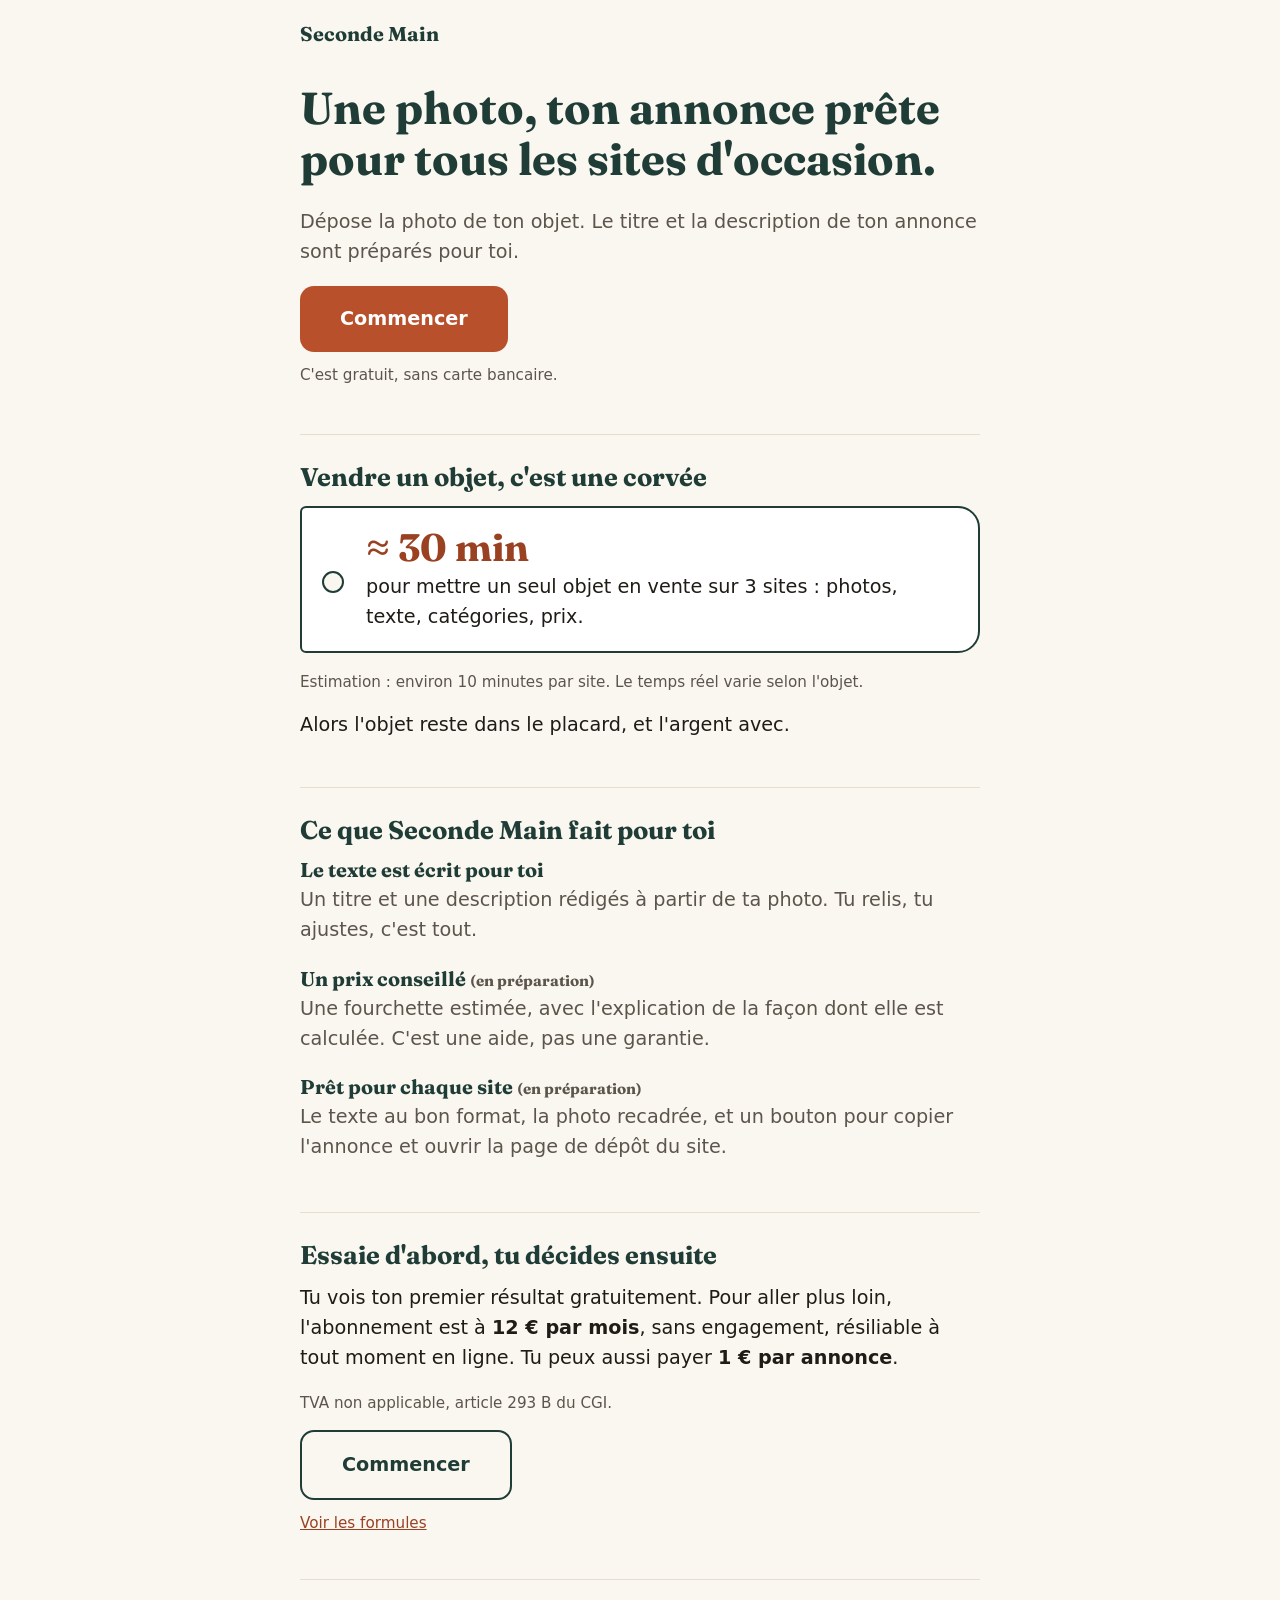
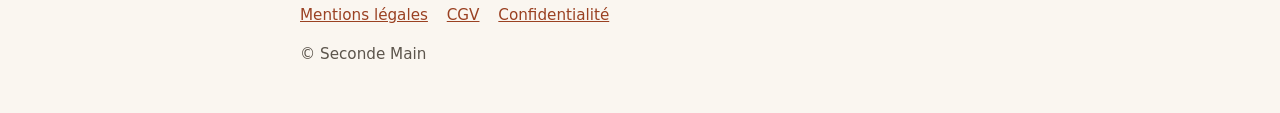
<file: index.html>
<!doctype html>
<html lang="fr">
<head>
<meta charset="utf-8">
<meta name="viewport" content="width=device-width, initial-scale=1">
<title>Seconde Main : une photo, ton annonce prête</title>
<meta name="description" content="Dépose une photo de ton objet. Le titre et la description de ton annonce sont prêts pour les sites d'occasion.">
<meta property="og:type" content="website">
<meta property="og:locale" content="fr_FR">
<meta property="og:site_name" content="Seconde Main">
<meta property="og:title" content="Seconde Main : une photo, ton annonce prête pour tous les sites d'occasion">
<meta property="og:description" content="Fini de rédiger la même annonce trois fois. Dépose une photo, on prépare le reste.">
<meta name="twitter:card" content="summary">
<link rel="preconnect" href="https://fonts.googleapis.com">
<link rel="preconnect" href="https://fonts.gstatic.com" crossorigin>
<link rel="stylesheet" href="https://fonts.googleapis.com/css2?family=Fraunces:opsz,wght@9..144,700&display=swap">
<link rel="stylesheet" href="/style.css">
</head>
<body>
<div class="wrap">
  <header class="top"><a class="marque" href="/">Seconde Main</a></header>

  <main>
    <div class="hero">
      <h1>Une photo, ton annonce prête pour tous les sites d'occasion.</h1>
      <p class="sous">Dépose la photo de ton objet. Le titre et la description de ton annonce sont préparés pour toi.</p>
      <a class="bouton" href="/questions.html">Commencer</a>
      <p class="note" style="margin-top:12px">C'est gratuit, sans carte bancaire.</p>
    </div>

    <section aria-labelledby="probleme">
      <h2 id="probleme">Vendre un objet, c'est une corvée</h2>
      <div class="etiquette">
        <span class="grand">≈ 30 min</span>
        <p>pour mettre un seul objet en vente sur 3 sites : photos, texte, catégories, prix.</p>
      </div>
      <p class="note">Estimation : environ 10 minutes par site. Le temps réel varie selon l'objet.</p>
      <p>Alors l'objet reste dans le placard, et l'argent avec.</p>
    </section>

    <section aria-labelledby="benefices">
      <h2 id="benefices">Ce que Seconde Main fait pour toi</h2>
      <ul class="benefices">
        <li>
          <h3>Le texte est écrit pour toi</h3>
          <p>Un titre et une description rédigés à partir de ta photo. Tu relis, tu ajustes, c'est tout.</p>
        </li>
        <li>
          <h3>Un prix conseillé <span class="note">(en préparation)</span></h3>
          <p>Une fourchette estimée, avec l'explication de la façon dont elle est calculée. C'est une aide, pas une garantie.</p>
        </li>
        <li>
          <h3>Prêt pour chaque site <span class="note">(en préparation)</span></h3>
          <p>Le texte au bon format, la photo recadrée, et un bouton pour copier l'annonce et ouvrir la page de dépôt du site.</p>
        </li>
      </ul>
    </section>

    <section aria-labelledby="prix">
      <h2 id="prix">Essaie d'abord, tu décides ensuite</h2>
      <p>Tu vois ton premier résultat gratuitement. Pour aller plus loin, l'abonnement est à <strong>12 € par mois</strong>, sans engagement, résiliable à tout moment en ligne. Tu peux aussi payer <strong>1 € par annonce</strong>.</p>
      <p class="note">TVA non applicable, article 293 B du CGI.</p>
      <a class="bouton secondaire" href="/questions.html">Commencer</a>
      <p class="note" style="margin-top:12px"><a href="/tarifs.html">Voir les formules</a></p>
    </section>
  </main>

  <footer>
    <p>
      <a href="/mentions-legales.html">Mentions légales</a>
      <a href="/cgv.html">CGV</a>
      <a href="/confidentialite.html">Confidentialité</a>
    </p>
    <p>© Seconde Main</p>
  </footer>
</div>

<div class="barre"><a class="bouton" href="/questions.html">Commencer</a></div>
</body>
</html>
</file>
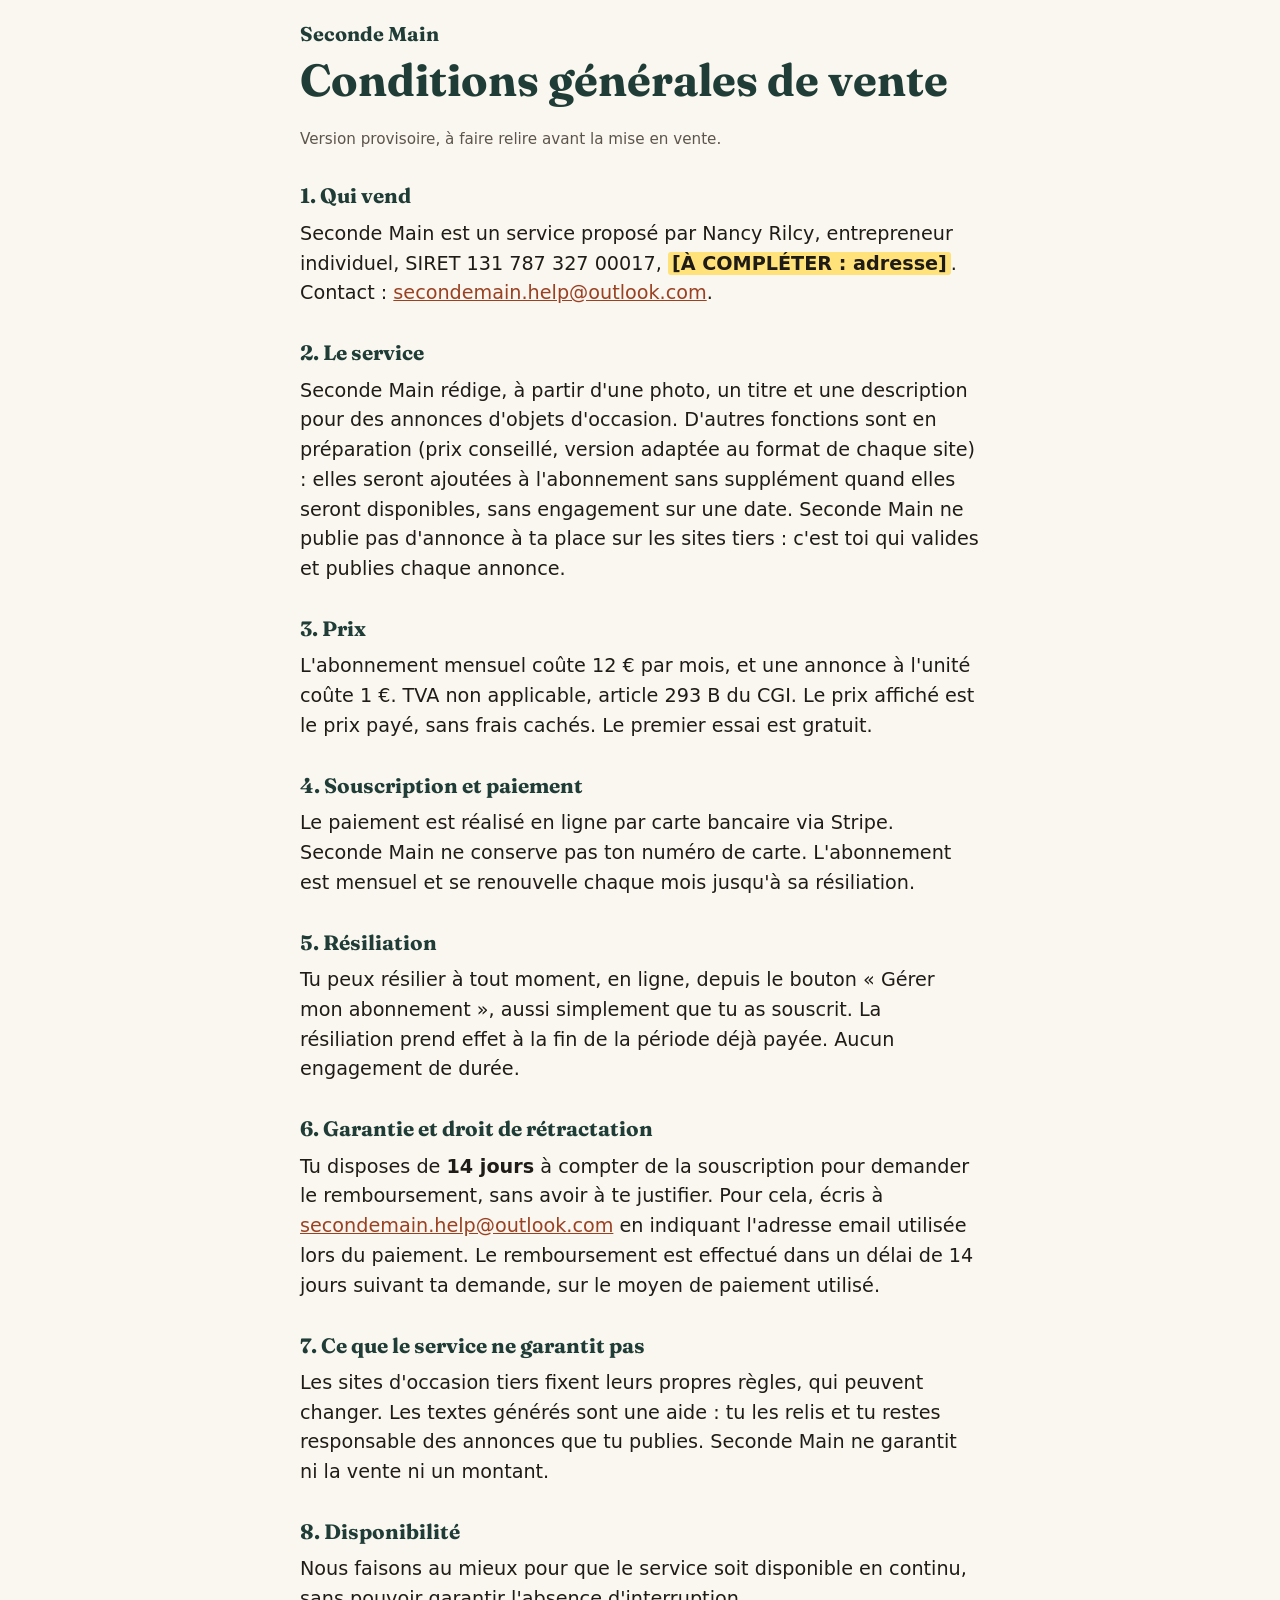
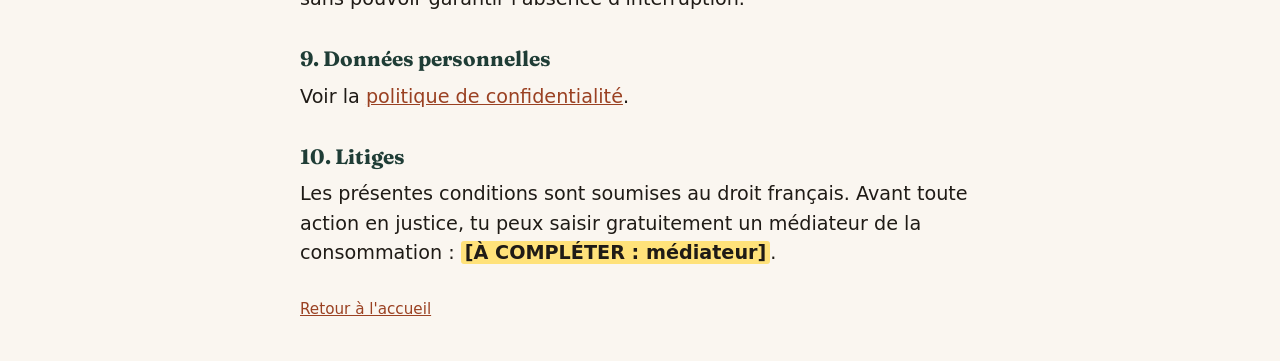
<file: cgv.html>
<!doctype html>
<html lang="fr">
<head>
<meta charset="utf-8">
<meta name="viewport" content="width=device-width, initial-scale=1">
<title>Conditions générales de vente : Seconde Main</title>
<meta name="robots" content="noindex">
<link rel="preconnect" href="https://fonts.googleapis.com">
<link rel="preconnect" href="https://fonts.gstatic.com" crossorigin>
<link rel="stylesheet" href="https://fonts.googleapis.com/css2?family=Fraunces:opsz,wght@9..144,700&display=swap">
<link rel="stylesheet" href="/style.css">
</head>
<body style="padding-bottom:24px">
<div class="wrap liste-legale">
  <header class="top"><a class="marque" href="/">Seconde Main</a></header>
  <main>
    <h1>Conditions générales de vente</h1>
    <p class="note">Version provisoire, à faire relire avant la mise en vente.</p>

    <h2>1. Qui vend</h2>
    <p>Seconde Main est un service proposé par Nancy Rilcy, entrepreneur individuel, SIRET 131 787 327 00017, <span class="todo">[À COMPLÉTER : adresse]</span>. Contact : <a href="mailto:secondemain.help@outlook.com">secondemain.help@outlook.com</a>.</p>

    <h2>2. Le service</h2>
    <p>Seconde Main rédige, à partir d'une photo, un titre et une description pour des annonces d'objets d'occasion. D'autres fonctions sont en préparation (prix conseillé, version adaptée au format de chaque site) : elles seront ajoutées à l'abonnement sans supplément quand elles seront disponibles, sans engagement sur une date. Seconde Main ne publie pas d'annonce à ta place sur les sites tiers : c'est toi qui valides et publies chaque annonce.</p>

    <h2>3. Prix</h2>
    <p>L'abonnement mensuel coûte 12 € par mois, et une annonce à l'unité coûte 1 €. TVA non applicable, article 293 B du CGI. Le prix affiché est le prix payé, sans frais cachés. Le premier essai est gratuit.</p>

    <h2>4. Souscription et paiement</h2>
    <p>Le paiement est réalisé en ligne par carte bancaire via Stripe. Seconde Main ne conserve pas ton numéro de carte. L'abonnement est mensuel et se renouvelle chaque mois jusqu'à sa résiliation.</p>

    <h2>5. Résiliation</h2>
    <p>Tu peux résilier à tout moment, en ligne, depuis le bouton « Gérer mon abonnement », aussi simplement que tu as souscrit. La résiliation prend effet à la fin de la période déjà payée. Aucun engagement de durée.</p>

    <h2>6. Garantie et droit de rétractation</h2>
    <p>Tu disposes de <strong>14 jours</strong> à compter de la souscription pour demander le remboursement, sans avoir à te justifier. Pour cela, écris à <a href="mailto:secondemain.help@outlook.com">secondemain.help@outlook.com</a> en indiquant l'adresse email utilisée lors du paiement. Le remboursement est effectué dans un délai de 14 jours suivant ta demande, sur le moyen de paiement utilisé.</p>

    <h2>7. Ce que le service ne garantit pas</h2>
    <p>Les sites d'occasion tiers fixent leurs propres règles, qui peuvent changer. Les textes générés sont une aide : tu les relis et tu restes responsable des annonces que tu publies. Seconde Main ne garantit ni la vente ni un montant.</p>

    <h2>8. Disponibilité</h2>
    <p>Nous faisons au mieux pour que le service soit disponible en continu, sans pouvoir garantir l'absence d'interruption.</p>

    <h2>9. Données personnelles</h2>
    <p>Voir la <a href="/confidentialite.html">politique de confidentialité</a>.</p>

    <h2>10. Litiges</h2>
    <p>Les présentes conditions sont soumises au droit français. Avant toute action en justice, tu peux saisir gratuitement un médiateur de la consommation : <span class="todo">[À COMPLÉTER : médiateur]</span>.</p>
    <p class="note" style="margin-top:2em"><a href="/">Retour à l'accueil</a></p>
  </main>
</div>
</body>
</html>
</file>
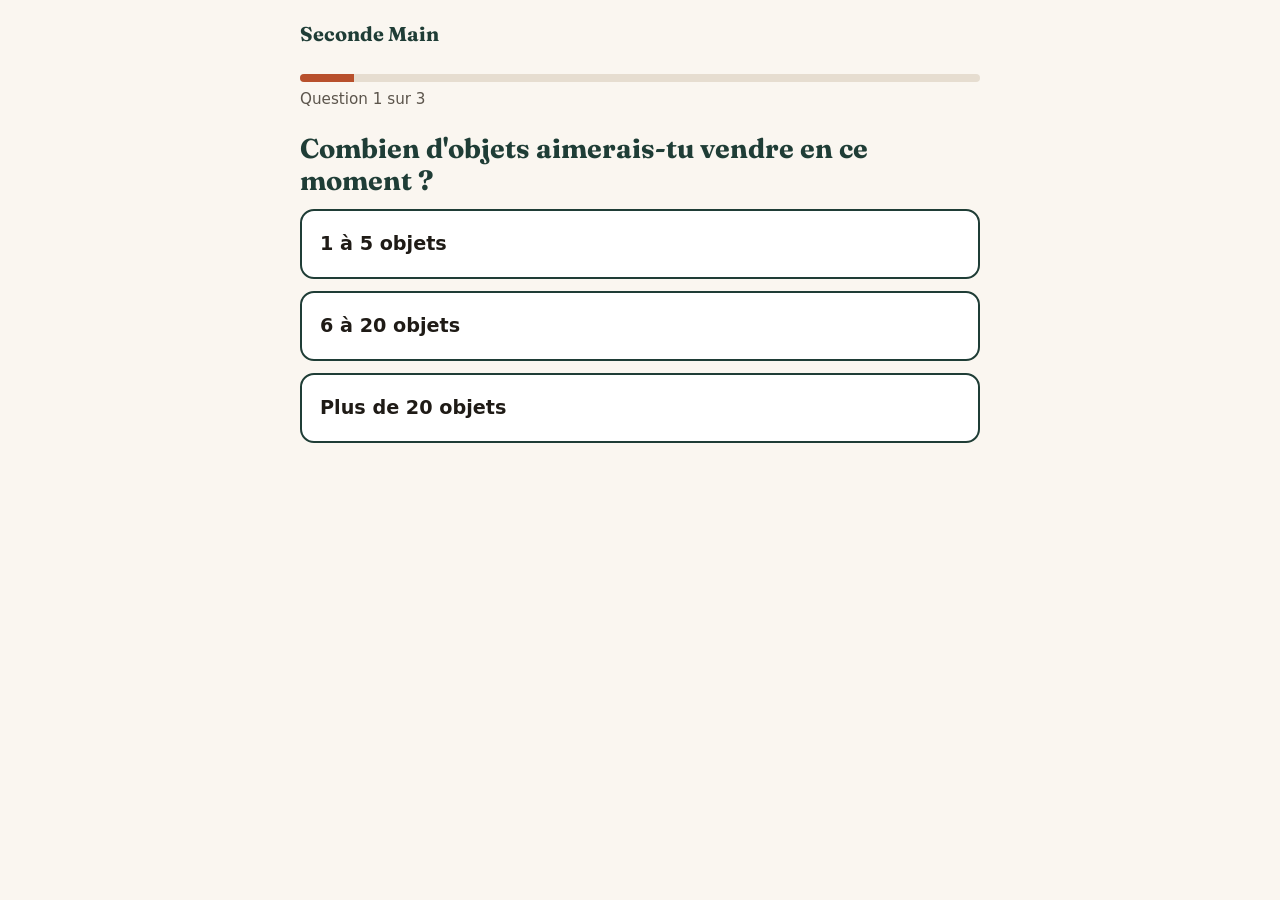
<file: commencer-2.html>
<!doctype html>
<html lang="fr">
<head>
<meta charset="utf-8">
<meta name="viewport" content="width=device-width, initial-scale=1">
<title>Seconde Main : ton résultat en 3 questions</title>
<meta name="robots" content="noindex">
<link rel="preconnect" href="https://fonts.googleapis.com">
<link rel="preconnect" href="https://fonts.gstatic.com" crossorigin>
<link rel="stylesheet" href="https://fonts.googleapis.com/css2?family=Fraunces:opsz,wght@9..144,700&display=swap">
<link rel="stylesheet" href="/style.css">
<style>
body{padding-bottom:24px}
.progres{height:8px;background:var(--filet);border-radius:99px;overflow:hidden;margin:8px 0 6px}
.progres > div{height:100%;width:0;background:var(--terracotta);transition:width .3s}
.etape{font-size:.95rem;color:var(--doux);margin:0 0 22px}
.choix{display:block;width:100%;text-align:left;background:#fff;border:2px solid var(--sapin);color:var(--encre);font:inherit;font-weight:600;padding:18px 18px;border-radius:14px;margin:0 0 12px;min-height:56px;cursor:pointer}
.choix:active,.choix:focus-visible{background:var(--sapin);color:#fff;outline:none}
.retour{background:none;border:0;color:var(--doux);font:inherit;font-size:1rem;text-decoration:underline;padding:12px 0;cursor:pointer}
.cache{display:none}
.calcul{font-size:.95rem;color:var(--doux);border-top:1px solid var(--filet);margin-top:24px;padding-top:16px}
</style>
</head>
<body>
<div class="wrap">
  <header class="top"><a class="marque" href="/">Seconde Main</a></header>

  <main id="app" aria-live="polite">

    <section id="q" style="border:0;padding-top:12px">
      <div class="progres" role="progressbar" aria-valuemin="0" aria-valuemax="3" aria-valuenow="1" id="barre"><div id="remplie"></div></div>
      <p class="etape" id="etape">Question 1 sur 3</p>
      <h1 id="titre" style="font-size:1.7rem"></h1>
      <div id="choix"></div>
      <button class="retour cache" id="retour" type="button">Revenir à la question précédente</button>
    </section>

    <section id="r" class="cache" style="border:0;padding-top:12px">
      <div class="progres"><div style="width:100%"></div></div>
      <p class="etape">Ton résultat</p>
      <h1 id="rtitre" style="font-size:1.7rem"></h1>

      <div class="etiquette">
        <span class="grand" id="argent"></span>
        <p>c'est ce que valent, à peu près, les objets que tu pourrais vendre.</p>
      </div>
      <div class="etiquette">
        <span class="grand" id="tempsAvant"></span>
        <p id="phraseAvant"></p>
      </div>
      <div class="etiquette">
        <span class="grand" id="tempsApres"></span>
        <p>avec Seconde Main : le texte et le prix conseillé sont préparés, tu relis et tu déposes.</p>
      </div>

      <p><strong>Tu gagnerais environ <span id="gain"></span> de ton temps.</strong></p>

      <p class="calcul" id="calcul"></p>

      <div style="margin-top:24px">
        <p><strong>La suite :</strong> tu déposeras une vraie photo et tu verras apparaître le titre et la description. Cette étape arrive très bientôt.</p>
        <a class="bouton" href="/">Retour à l'accueil</a>
        <button class="retour" id="refaire" type="button">Refaire le test</button>
      </div>
    </section>

  </main>
</div>

<script>
(function(){
  var questions = [
    { titre: "Combien d'objets aimerais-tu vendre en ce moment ?",
      options: [
        { t: "1 à 5 objets", v: 3 },
        { t: "6 à 20 objets", v: 13 },
        { t: "Plus de 20 objets", v: 30 }
      ] },
    { titre: "Sur combien de sites vends-tu, ou voudrais-tu vendre ?",
      options: [
        { t: "Un seul site", v: 1 },
        { t: "Deux sites", v: 2 },
        { t: "Trois sites ou plus", v: 3 }
      ] },
    { titre: "À peu près, combien vaut un objet que tu vendrais ?",
      options: [
        { t: "Moins de 10 €", v: 5 },
        { t: "Entre 10 et 30 €", v: 20 },
        { t: "Entre 30 et 100 €", v: 60 },
        { t: "Plus de 100 €", v: 150 }
      ] }
  ];
  var reponses = [];
  var etape = 0;

  var elQ = document.getElementById('q');
  var elR = document.getElementById('r');
  var elTitre = document.getElementById('titre');
  var elChoix = document.getElementById('choix');
  var elEtape = document.getElementById('etape');
  var elRemplie = document.getElementById('remplie');
  var elBarre = document.getElementById('barre');
  var elRetour = document.getElementById('retour');

  function afficher(){
    var q = questions[etape];
    elTitre.textContent = q.titre;
    elEtape.textContent = "Question " + (etape + 1) + " sur 3";
    elRemplie.style.width = (etape / 3 * 100 + 8) + "%";
    elBarre.setAttribute('aria-valuenow', etape + 1);
    elChoix.innerHTML = "";
    q.options.forEach(function(o, i){
      var b = document.createElement('button');
      b.type = 'button';
      b.className = 'choix';
      b.textContent = o.t;
      b.addEventListener('click', function(){ choisir(i); });
      elChoix.appendChild(b);
    });
    elRetour.classList.toggle('cache', etape === 0);
    window.scrollTo(0, 0);
  }

  function choisir(i){
    reponses[etape] = questions[etape].options[i].v;
    if (etape < 2) { etape++; afficher(); }
    else { resultat(); }
  }

  function dureeTxt(min){
    var h = Math.round(min / 6) / 10;
    if (min < 90) return Math.round(min) + " min";
    return String(h).replace('.', ',') + " h";
  }
  function euros(n){
    return Math.round(n).toString().replace(/\B(?=(\d{3})+(?!\d))/g, " ") + " €";
  }

  function resultat(){
    var objets = reponses[0], sites = reponses[1], valeur = reponses[2];
    var argent = objets * valeur;
    var avant = objets * sites * 10;
    var apres = objets * (5 + sites * 2);
    var gainMin = Math.max(avant - apres, 0);
    var gainPct = avant > 0 ? Math.round(gainMin / avant * 100) : 0;

    document.getElementById('rtitre').textContent = "Voilà ce que ça te coûte aujourd'hui";
    document.getElementById('argent').textContent = "≈ " + euros(argent);
    document.getElementById('tempsAvant').textContent = "≈ " + dureeTxt(avant);
    document.getElementById('phraseAvant').textContent =
      "pour rédiger tes annonces à la main : " + objets + " objets sur " + sites + (sites > 1 ? " sites" : " site") + ".";
    document.getElementById('tempsApres').textContent = "≈ " + dureeTxt(apres);
    document.getElementById('gain').textContent = gainPct + " % (environ " + dureeTxt(gainMin) + ")";
    document.getElementById('calcul').textContent =
      "Comment on a calculé : ce sont des estimations à partir de tes réponses. Aujourd'hui, nous comptons environ 10 minutes par objet et par site. Avec Seconde Main, environ 5 minutes par objet plus 2 minutes par site pour relire et déposer. La valeur utilise le milieu de la tranche que tu as choisie. Ton résultat réel peut être différent.";

    elQ.classList.add('cache');
    elR.classList.remove('cache');
    window.scrollTo(0, 0);
  }

  elRetour.addEventListener('click', function(){ if (etape > 0) { etape--; afficher(); } });
  document.getElementById('refaire').addEventListener('click', function(){
    reponses = []; etape = 0;
    elR.classList.add('cache'); elQ.classList.remove('cache');
    afficher();
  });

  afficher();
})();
</script>
</body>
</html>
</file>
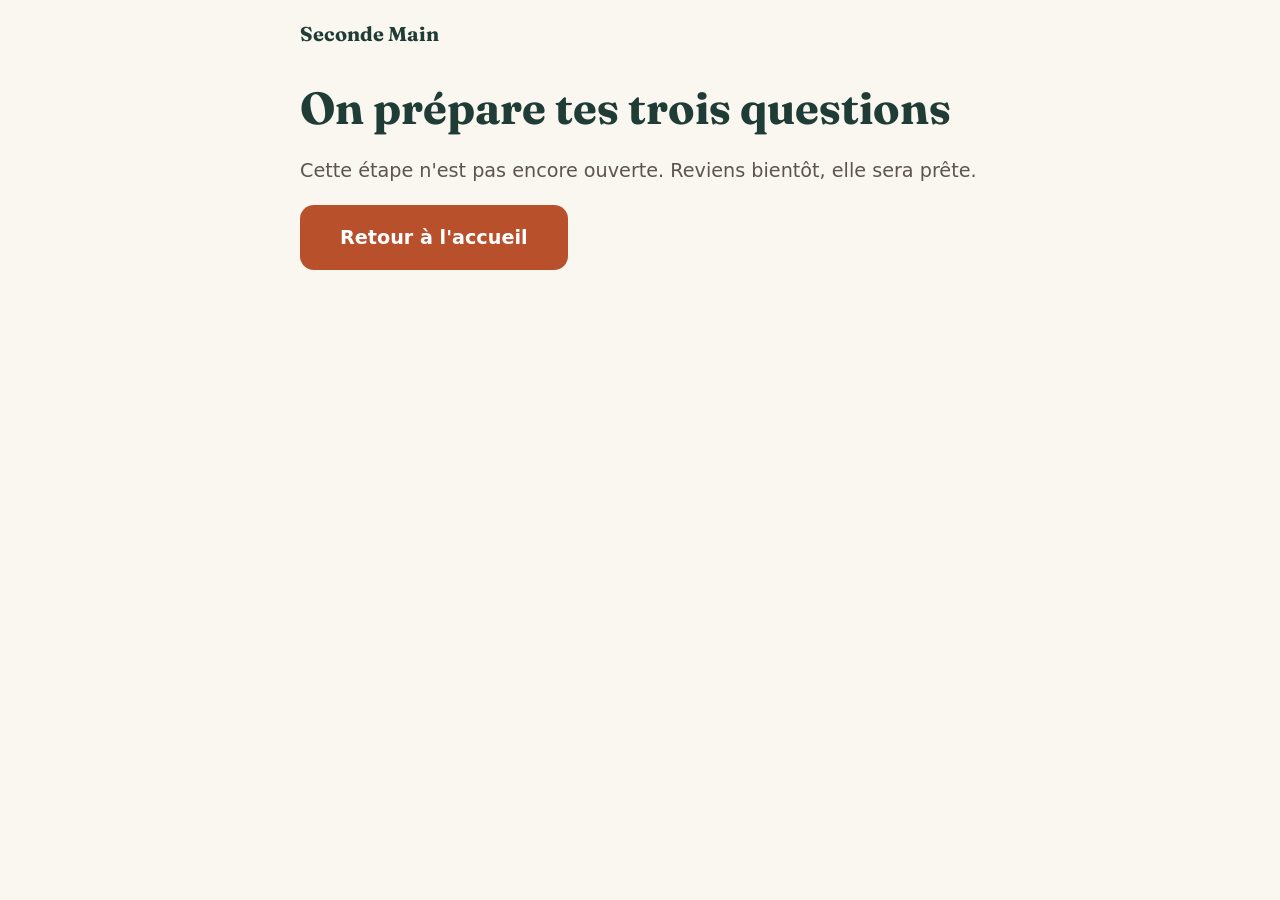
<file: commencer.html>
<!doctype html>
<html lang="fr">
<head>
<meta charset="utf-8">
<meta name="viewport" content="width=device-width, initial-scale=1">
<title>Seconde Main : bientôt</title>
<meta name="robots" content="noindex">
<link rel="preconnect" href="https://fonts.googleapis.com">
<link rel="preconnect" href="https://fonts.gstatic.com" crossorigin>
<link rel="stylesheet" href="https://fonts.googleapis.com/css2?family=Fraunces:opsz,wght@9..144,700&display=swap">
<link rel="stylesheet" href="/style.css">
</head>
<body style="padding-bottom:24px">
<div class="wrap">
  <header class="top"><a class="marque" href="/">Seconde Main</a></header>
  <main class="hero">
    <h1>On prépare tes trois questions</h1>
    <p class="sous">Cette étape n'est pas encore ouverte. Reviens bientôt, elle sera prête.</p>
    <a class="bouton" href="/">Retour à l'accueil</a>
  </main>
</div>
</body>
</html>
</file>
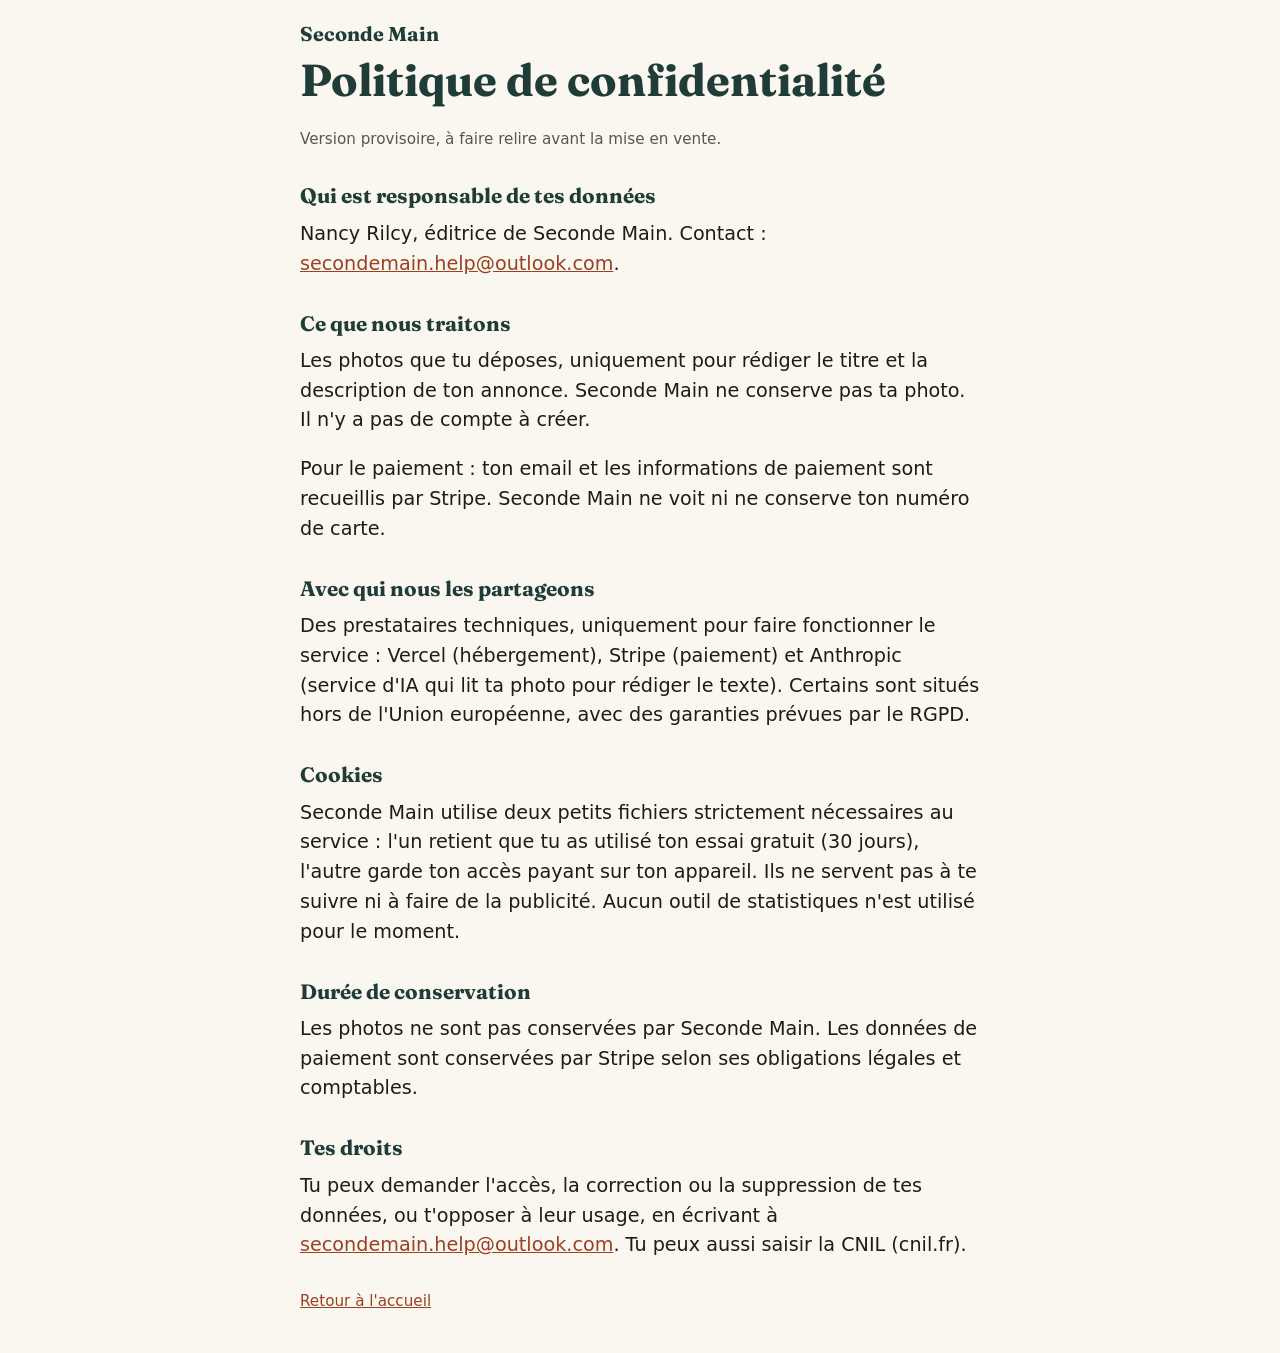
<file: confidentialite.html>
<!doctype html>
<html lang="fr">
<head>
<meta charset="utf-8">
<meta name="viewport" content="width=device-width, initial-scale=1">
<title>Politique de confidentialité : Seconde Main</title>
<meta name="robots" content="noindex">
<link rel="preconnect" href="https://fonts.googleapis.com">
<link rel="preconnect" href="https://fonts.gstatic.com" crossorigin>
<link rel="stylesheet" href="https://fonts.googleapis.com/css2?family=Fraunces:opsz,wght@9..144,700&display=swap">
<link rel="stylesheet" href="/style.css">
</head>
<body style="padding-bottom:24px">
<div class="wrap liste-legale">
  <header class="top"><a class="marque" href="/">Seconde Main</a></header>
  <main>
    <h1>Politique de confidentialité</h1>
    <p class="note">Version provisoire, à faire relire avant la mise en vente.</p>

    <h2>Qui est responsable de tes données</h2>
    <p>Nancy Rilcy, éditrice de Seconde Main. Contact : <a href="mailto:secondemain.help@outlook.com">secondemain.help@outlook.com</a>.</p>

    <h2>Ce que nous traitons</h2>
    <p>Les photos que tu déposes, uniquement pour rédiger le titre et la description de ton annonce. Seconde Main ne conserve pas ta photo. Il n'y a pas de compte à créer.</p>
    <p>Pour le paiement : ton email et les informations de paiement sont recueillis par Stripe. Seconde Main ne voit ni ne conserve ton numéro de carte.</p>

    <h2>Avec qui nous les partageons</h2>
    <p>Des prestataires techniques, uniquement pour faire fonctionner le service : Vercel (hébergement), Stripe (paiement) et Anthropic (service d'IA qui lit ta photo pour rédiger le texte). Certains sont situés hors de l'Union européenne, avec des garanties prévues par le RGPD.</p>

    <h2>Cookies</h2>
    <p>Seconde Main utilise deux petits fichiers strictement nécessaires au service : l'un retient que tu as utilisé ton essai gratuit (30 jours), l'autre garde ton accès payant sur ton appareil. Ils ne servent pas à te suivre ni à faire de la publicité. Aucun outil de statistiques n'est utilisé pour le moment.</p>

    <h2>Durée de conservation</h2>
    <p>Les photos ne sont pas conservées par Seconde Main. Les données de paiement sont conservées par Stripe selon ses obligations légales et comptables.</p>

    <h2>Tes droits</h2>
    <p>Tu peux demander l'accès, la correction ou la suppression de tes données, ou t'opposer à leur usage, en écrivant à <a href="mailto:secondemain.help@outlook.com">secondemain.help@outlook.com</a>. Tu peux aussi saisir la CNIL (cnil.fr).</p>
    <p class="note" style="margin-top:2em"><a href="/">Retour à l'accueil</a></p>
  </main>
</div>
</body>
</html>
</file>
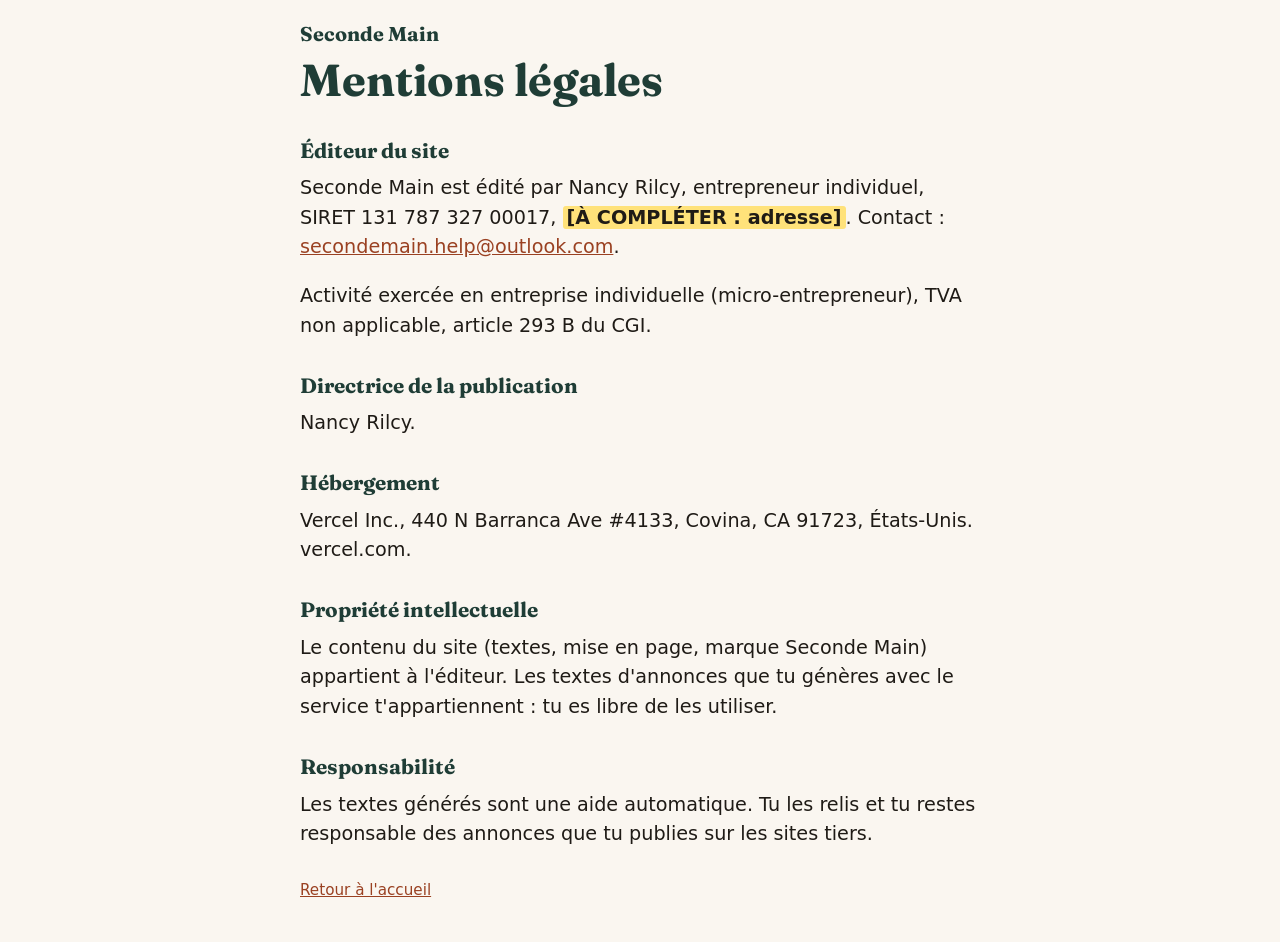
<file: mentions-legales.html>
<!doctype html>
<html lang="fr">
<head>
<meta charset="utf-8">
<meta name="viewport" content="width=device-width, initial-scale=1">
<title>Mentions légales : Seconde Main</title>
<meta name="robots" content="noindex">
<link rel="preconnect" href="https://fonts.googleapis.com">
<link rel="preconnect" href="https://fonts.gstatic.com" crossorigin>
<link rel="stylesheet" href="https://fonts.googleapis.com/css2?family=Fraunces:opsz,wght@9..144,700&display=swap">
<link rel="stylesheet" href="/style.css">
</head>
<body style="padding-bottom:24px">
<div class="wrap liste-legale">
  <header class="top"><a class="marque" href="/">Seconde Main</a></header>
  <main>
    <h1>Mentions légales</h1>

    <h2>Éditeur du site</h2>
    <p>Seconde Main est édité par Nancy Rilcy, entrepreneur individuel, SIRET 131 787 327 00017, <span class="todo">[À COMPLÉTER : adresse]</span>. Contact : <a href="mailto:secondemain.help@outlook.com">secondemain.help@outlook.com</a>.</p>
    <p>Activité exercée en entreprise individuelle (micro-entrepreneur), TVA non applicable, article 293 B du CGI.</p>

    <h2>Directrice de la publication</h2>
    <p>Nancy Rilcy.</p>

    <h2>Hébergement</h2>
    <p>Vercel Inc., 440 N Barranca Ave #4133, Covina, CA 91723, États-Unis. vercel.com.</p>

    <h2>Propriété intellectuelle</h2>
    <p>Le contenu du site (textes, mise en page, marque Seconde Main) appartient à l'éditeur. Les textes d'annonces que tu génères avec le service t'appartiennent : tu es libre de les utiliser.</p>

    <h2>Responsabilité</h2>
    <p>Les textes générés sont une aide automatique. Tu les relis et tu restes responsable des annonces que tu publies sur les sites tiers.</p>
    <p class="note" style="margin-top:2em"><a href="/">Retour à l'accueil</a></p>
  </main>
</div>
</body>
</html>
</file>
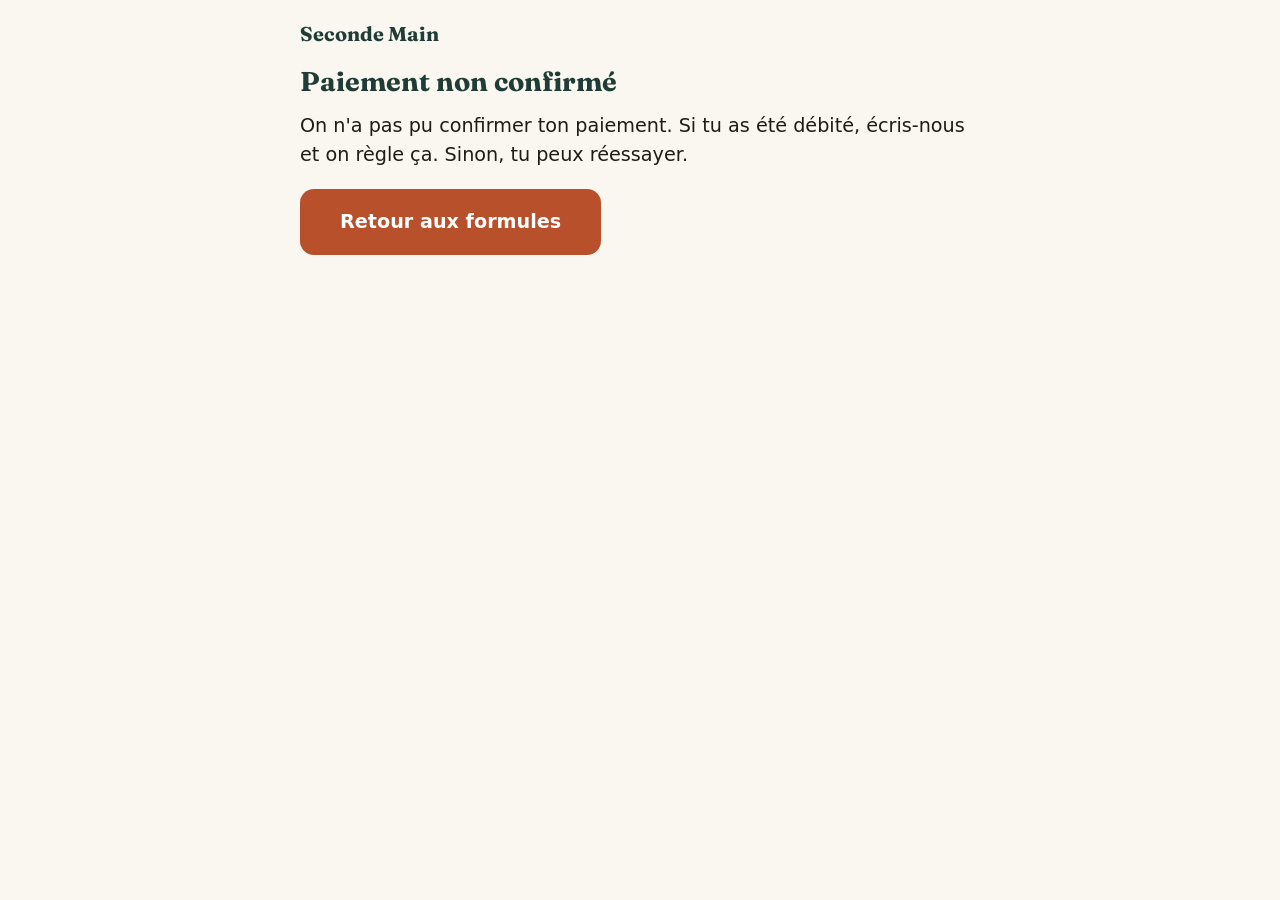
<file: merci.html>
<!doctype html>
<html lang="fr">
<head>
<meta charset="utf-8">
<meta name="viewport" content="width=device-width, initial-scale=1">
<title>Merci : Seconde Main</title>
<meta name="robots" content="noindex">
<link rel="preconnect" href="https://fonts.googleapis.com">
<link rel="preconnect" href="https://fonts.gstatic.com" crossorigin>
<link rel="stylesheet" href="https://fonts.googleapis.com/css2?family=Fraunces:opsz,wght@9..144,700&display=swap">
<link rel="stylesheet" href="/style.css">
<style>.cache{display:none}button.bouton{border:0;font:inherit;width:100%;cursor:pointer}</style>
</head>
<body>
<div class="wrap">
  <header class="top"><a class="marque" href="/">Seconde Main</a></header>
  <main aria-live="polite">
    <section id="attente" style="border:0;padding-top:12px"><h1 style="font-size:1.7rem">Vérification de ton paiement…</h1></section>

    <section id="ok" class="cache" style="border:0;padding-top:12px">
      <h1 style="font-size:1.7rem">Merci, c'est confirmé</h1>
      <p id="detail"></p>
      <a class="bouton" href="/avant-gout.html">Rédiger mon annonce</a>
      <p class="note" style="margin-top:14px">Ton accès est enregistré sur cet appareil et ce navigateur. Si tu changes d'appareil ou si tu effaces les données du navigateur, écris-nous et on te le rétablit. Garantie : remboursement sur simple demande par email pendant 14 jours.</p>
      <button class="bouton secondaire cache" id="portail" type="button" style="margin-top:12px;background:transparent;color:var(--sapin);border:2px solid var(--sapin)">Gérer mon abonnement</button>
    </section>

    <section id="ko" class="cache" style="border:0;padding-top:12px">
      <h1 style="font-size:1.7rem">Paiement non confirmé</h1>
      <p>On n'a pas pu confirmer ton paiement. Si tu as été débité, écris-nous et on règle ça. Sinon, tu peux réessayer.</p>
      <a class="bouton" href="/tarifs.html">Retour aux formules</a>
    </section>
  </main>
</div>
<script>
(function(){
  var $ = function(id){ return document.getElementById(id); };
  var id = new URLSearchParams(location.search).get('session_id');
  function fin(ok){ $('attente').classList.add('cache'); $(ok ? 'ok' : 'ko').classList.remove('cache'); }
  if (!id) return fin(false);
  fetch('/api/paiement?session_id=' + encodeURIComponent(id), { credentials: 'same-origin' })
    .then(function(r){ return r.json().then(function(d){ if (!r.ok) throw 0; return d; }); })
    .then(function(d){
      $('detail').textContent = d.formule === 'mensuel'
        ? "Ton abonnement mensuel est actif. Tu peux l'arrêter à tout moment."
        : "Ton annonce est payée. Dépose une photo pour la rédiger.";
      if (d.formule === 'mensuel') $('portail').classList.remove('cache');
      fin(true);
    })
    .catch(function(){ fin(false); });
  $('portail').addEventListener('click', function(){
    fetch('/api/paiement', { method:'POST', headers:{'Content-Type':'application/json'}, body: JSON.stringify({ action:'portail' }) })
      .then(function(r){ return r.json(); }).then(function(d){ if (d.url) location.href = d.url; });
  });
})();
</script>
</body>
</html>
</file>
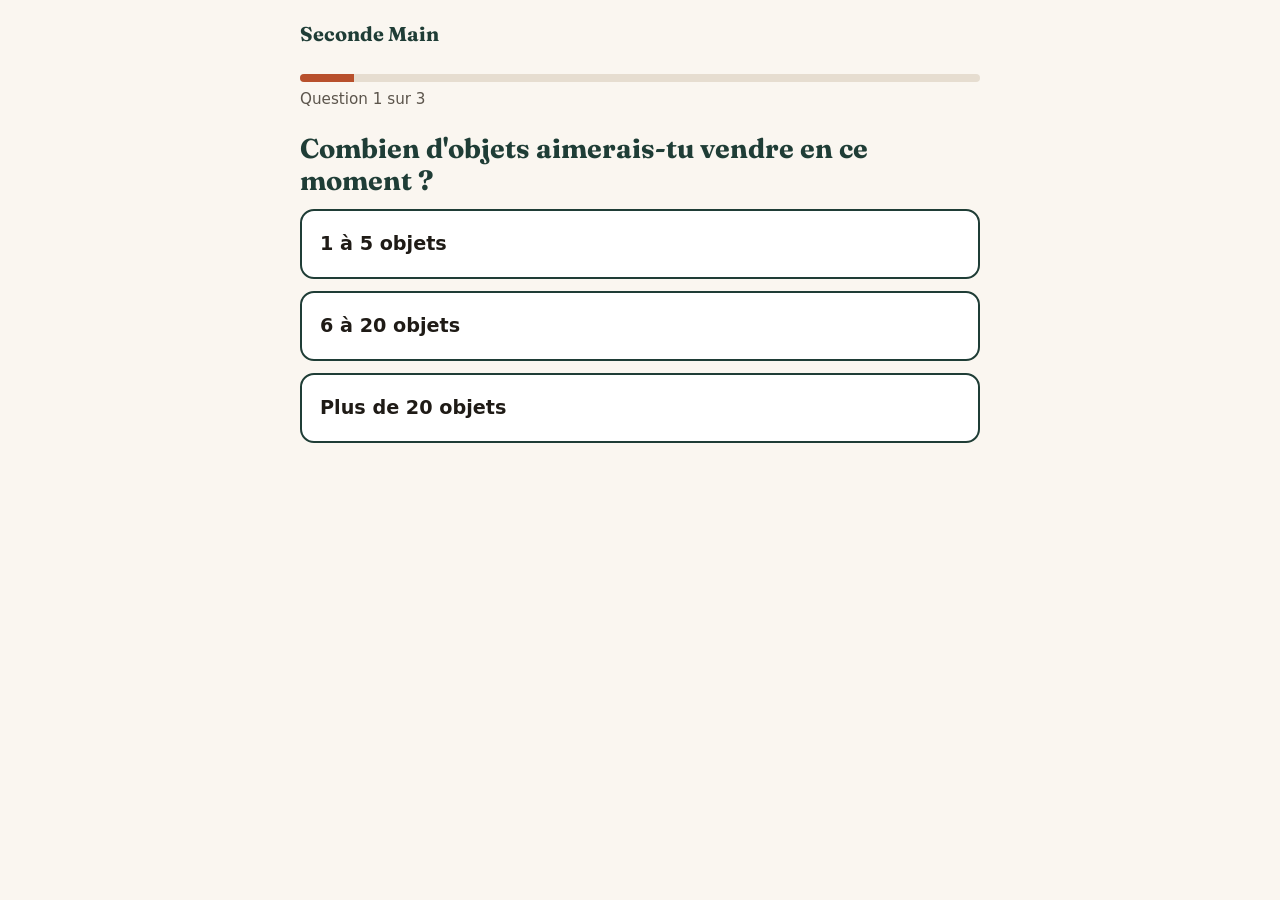
<file: questions.html>
<!doctype html>
<html lang="fr">
<head>
<meta charset="utf-8">
<meta name="viewport" content="width=device-width, initial-scale=1">
<title>Seconde Main : ton résultat en 3 questions</title>
<meta name="robots" content="noindex">
<link rel="preconnect" href="https://fonts.googleapis.com">
<link rel="preconnect" href="https://fonts.gstatic.com" crossorigin>
<link rel="stylesheet" href="https://fonts.googleapis.com/css2?family=Fraunces:opsz,wght@9..144,700&display=swap">
<link rel="stylesheet" href="/style.css">
<style>
body{padding-bottom:24px}
.progres{height:8px;background:var(--filet);border-radius:99px;overflow:hidden;margin:8px 0 6px}
.progres > div{height:100%;width:0;background:var(--terracotta);transition:width .3s}
.etape{font-size:.95rem;color:var(--doux);margin:0 0 22px}
.choix{display:block;width:100%;text-align:left;background:#fff;border:2px solid var(--sapin);color:var(--encre);font:inherit;font-weight:600;padding:18px 18px;border-radius:14px;margin:0 0 12px;min-height:56px;cursor:pointer}
.choix:active,.choix:focus-visible{background:var(--sapin);color:#fff;outline:none}
.retour{background:none;border:0;color:var(--doux);font:inherit;font-size:1rem;text-decoration:underline;padding:12px 0;cursor:pointer}
.cache{display:none}
.calcul{font-size:.95rem;color:var(--doux);border-top:1px solid var(--filet);margin-top:24px;padding-top:16px}
</style>
</head>
<body>
<div class="wrap">
  <header class="top"><a class="marque" href="/">Seconde Main</a></header>

  <main id="app" aria-live="polite">

    <section id="q" style="border:0;padding-top:12px">
      <div class="progres" role="progressbar" aria-valuemin="0" aria-valuemax="3" aria-valuenow="1" id="barre"><div id="remplie"></div></div>
      <p class="etape" id="etape">Question 1 sur 3</p>
      <h1 id="titre" style="font-size:1.7rem"></h1>
      <div id="choix"></div>
      <button class="retour cache" id="retour" type="button">Revenir à la question précédente</button>
    </section>

    <section id="r" class="cache" style="border:0;padding-top:12px">
      <div class="progres"><div style="width:100%"></div></div>
      <p class="etape">Ton résultat</p>
      <h1 id="rtitre" style="font-size:1.7rem"></h1>

      <div class="etiquette">
        <span class="grand" id="argent"></span>
        <p>c'est ce que valent, à peu près, les objets que tu pourrais vendre.</p>
      </div>
      <div class="etiquette">
        <span class="grand" id="tempsAvant"></span>
        <p id="phraseAvant"></p>
      </div>
      <div class="etiquette">
        <span class="grand" id="tempsApres"></span>
        <p>avec Seconde Main : le titre et la description sont préparés, tu relis et tu publies.</p>
      </div>

      <p><strong>Tu gagnerais environ <span id="gain"></span> de ton temps.</strong></p>

      <p class="calcul" id="calcul"></p>

      <div style="margin-top:24px">
        <p><strong>À toi d'essayer :</strong> dépose la photo d'un objet que tu voudrais vendre, et vois apparaître son titre et sa description. C'est gratuit.</p>
        <a class="bouton" href="/avant-gout.html">Essayer avec une photo</a>
        <button class="retour" id="refaire" type="button">Refaire le test</button>
      </div>
    </section>

  </main>
</div>

<script>
(function(){
  var questions = [
    { titre: "Combien d'objets aimerais-tu vendre en ce moment ?",
      options: [
        { t: "1 à 5 objets", v: 3 },
        { t: "6 à 20 objets", v: 13 },
        { t: "Plus de 20 objets", v: 30 }
      ] },
    { titre: "Sur combien de sites vends-tu, ou voudrais-tu vendre ?",
      options: [
        { t: "Un seul site", v: 1 },
        { t: "Deux sites", v: 2 },
        { t: "Trois sites ou plus", v: 3 }
      ] },
    { titre: "À peu près, combien vaut un objet que tu vendrais ?",
      options: [
        { t: "Moins de 10 €", v: 5 },
        { t: "Entre 10 et 30 €", v: 20 },
        { t: "Entre 30 et 100 €", v: 60 },
        { t: "Plus de 100 €", v: 150 }
      ] }
  ];
  var reponses = [];
  var etape = 0;

  var elQ = document.getElementById('q');
  var elR = document.getElementById('r');
  var elTitre = document.getElementById('titre');
  var elChoix = document.getElementById('choix');
  var elEtape = document.getElementById('etape');
  var elRemplie = document.getElementById('remplie');
  var elBarre = document.getElementById('barre');
  var elRetour = document.getElementById('retour');

  function afficher(){
    var q = questions[etape];
    elTitre.textContent = q.titre;
    elEtape.textContent = "Question " + (etape + 1) + " sur 3";
    elRemplie.style.width = (etape / 3 * 100 + 8) + "%";
    elBarre.setAttribute('aria-valuenow', etape + 1);
    elChoix.innerHTML = "";
    q.options.forEach(function(o, i){
      var b = document.createElement('button');
      b.type = 'button';
      b.className = 'choix';
      b.textContent = o.t;
      b.addEventListener('click', function(){ choisir(i); });
      elChoix.appendChild(b);
    });
    elRetour.classList.toggle('cache', etape === 0);
    window.scrollTo(0, 0);
  }

  function choisir(i){
    reponses[etape] = questions[etape].options[i].v;
    if (etape < 2) { etape++; afficher(); }
    else { resultat(); }
  }

  function dureeTxt(min){
    var h = Math.round(min / 6) / 10;
    if (min < 90) return Math.round(min) + " min";
    return String(h).replace('.', ',') + " h";
  }
  function euros(n){
    return Math.round(n).toString().replace(/\B(?=(\d{3})+(?!\d))/g, " ") + " €";
  }

  function resultat(){
    var objets = reponses[0], sites = reponses[1], valeur = reponses[2];
    var argent = objets * valeur;
    var avant = objets * sites * 10;
    var apres = objets * (5 + sites * 2);
    var gainMin = Math.max(avant - apres, 0);
    var gainPct = avant > 0 ? Math.round(gainMin / avant * 100) : 0;

    document.getElementById('rtitre').textContent = "Voilà ce que ça te coûte aujourd'hui";
    document.getElementById('argent').textContent = "≈ " + euros(argent);
    document.getElementById('tempsAvant').textContent = "≈ " + dureeTxt(avant);
    document.getElementById('phraseAvant').textContent =
      "pour rédiger tes annonces à la main : " + objets + " objets sur " + sites + (sites > 1 ? " sites" : " site") + ".";
    document.getElementById('tempsApres').textContent = "≈ " + dureeTxt(apres);
    document.getElementById('gain').textContent = gainPct + " % (environ " + dureeTxt(gainMin) + ")";
    document.getElementById('calcul').textContent =
      "Comment on a calculé : ce sont des estimations à partir de tes réponses. Aujourd'hui, nous comptons environ 10 minutes par objet et par site. Avec Seconde Main, environ 5 minutes par objet plus 2 minutes par site pour relire et déposer. La valeur utilise le milieu de la tranche que tu as choisie. Ton résultat réel peut être différent.";

    try { sessionStorage.setItem('sm_resultat', JSON.stringify({ argent: euros(argent), avant: dureeTxt(avant), apres: dureeTxt(apres), gain: dureeTxt(gainMin), pct: gainPct, objets: objets, sites: sites })); } catch (e) {}
    elQ.classList.add('cache');
    elR.classList.remove('cache');
    window.scrollTo(0, 0);
  }

  elRetour.addEventListener('click', function(){ if (etape > 0) { etape--; afficher(); } });
  document.getElementById('refaire').addEventListener('click', function(){
    reponses = []; etape = 0;
    elR.classList.add('cache'); elQ.classList.remove('cache');
    afficher();
  });

  afficher();
})();
</script>
</body>
</html>
</file>
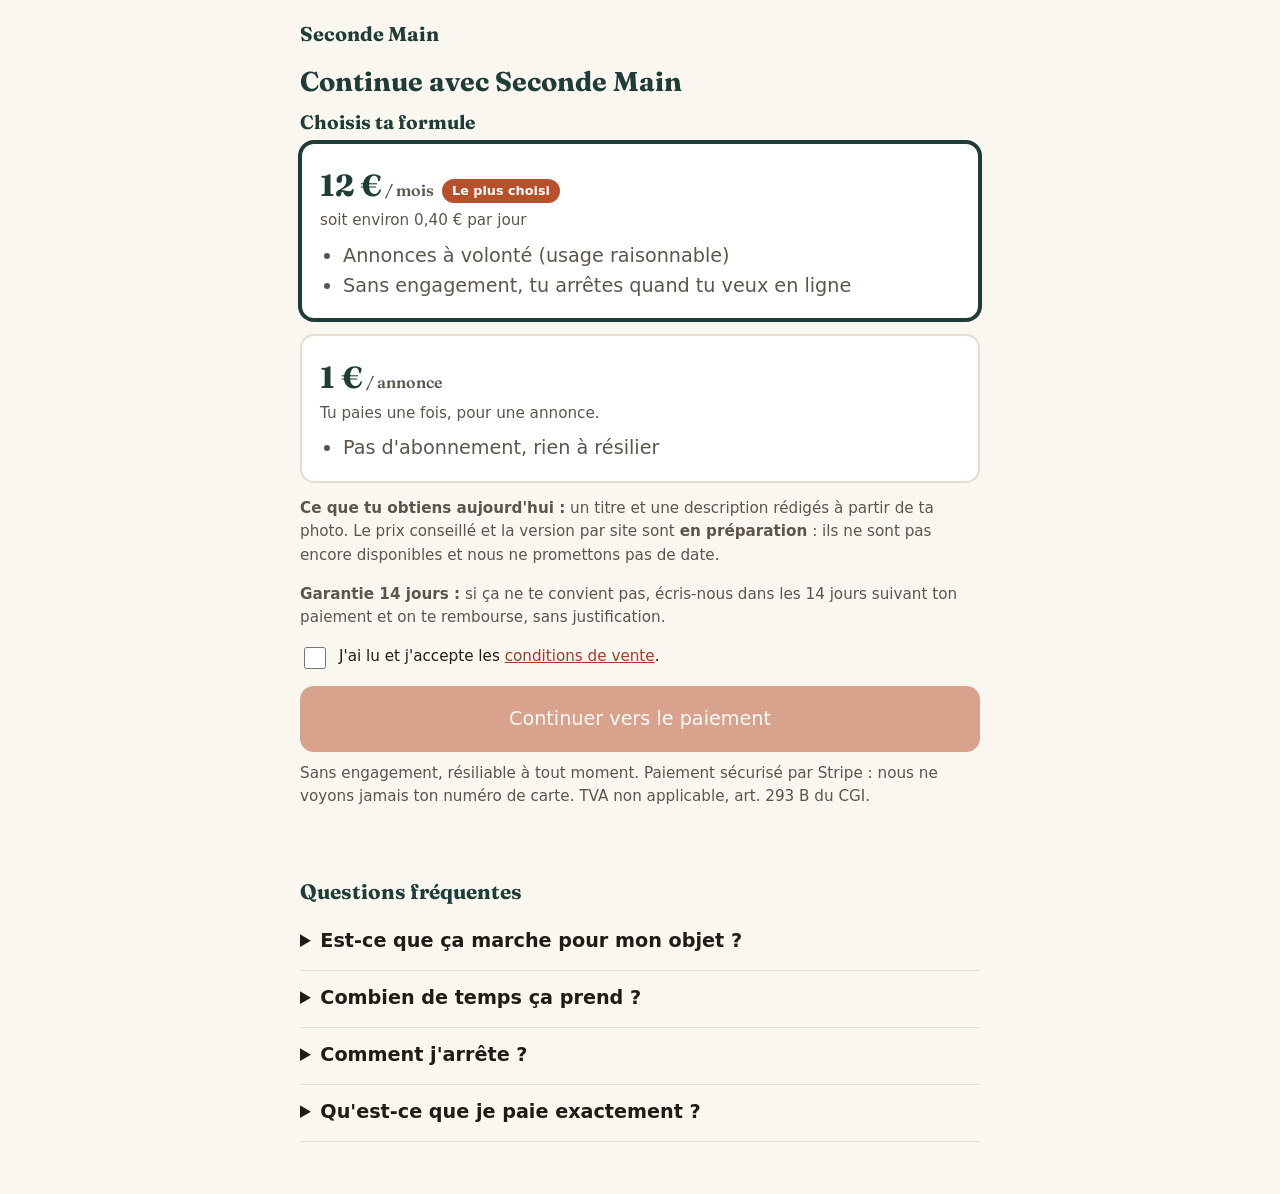
<file: tarifs.html>
<!doctype html>
<html lang="fr">
<head>
<meta charset="utf-8">
<meta name="viewport" content="width=device-width, initial-scale=1">
<title>Les formules : Seconde Main</title>
<meta name="robots" content="noindex">
<link rel="preconnect" href="https://fonts.googleapis.com">
<link rel="preconnect" href="https://fonts.gstatic.com" crossorigin>
<link rel="stylesheet" href="https://fonts.googleapis.com/css2?family=Fraunces:opsz,wght@9..144,700&display=swap">
<link rel="stylesheet" href="/style.css">
<style>
body{padding-bottom:24px}
.cache{display:none}
.carte{background:#fff;border:2px solid var(--filet);border-radius:14px;padding:18px;margin:0 0 14px;cursor:pointer;display:block}
.carte.choisie{border-color:var(--sapin);box-shadow:0 0 0 2px var(--sapin)}
.carte .prix{font-family:Fraunces,Georgia,serif;font-size:1.9rem;font-weight:700;color:var(--sapin)}
.carte .prix small{font-family:inherit;font-size:1rem;font-weight:600;color:var(--doux)}
.carte .etq{display:inline-block;font-size:.8rem;font-weight:700;background:var(--terracotta);color:#fff;padding:2px 10px;border-radius:99px;margin-left:8px;vertical-align:middle}
.carte input{position:absolute;left:-9999px}
.carte:focus-within{outline:3px solid var(--terracotta);outline-offset:2px}
.carte ul{margin:8px 0 0;padding-left:1.2em;color:var(--doux)}
.rappel{background:#fff;border-left:4px solid var(--terracotta);padding:12px 16px;border-radius:8px;margin:0 0 18px}
.alerte{background:#fff3ee;border:2px solid var(--terracotta);border-radius:12px;padding:14px 16px;margin:14px 0}
.test{background:#fff8d6;border:2px solid #e0c200;border-radius:12px;padding:12px 16px;margin:14px 0;font-size:.95rem}
details{border-bottom:1px solid var(--filet);padding:12px 0}
summary{font-weight:700;cursor:pointer;min-height:32px}
details p{margin:8px 0 0;color:var(--doux)}
.cgv{display:flex;gap:10px;align-items:flex-start;margin:14px 0;font-size:.95rem}
.cgv input{width:22px;height:22px;margin-top:2px;flex:none}
button.bouton{border:0;font:inherit;width:100%;cursor:pointer}
button.bouton:disabled{opacity:.5;cursor:not-allowed}
</style>
</head>
<body>
<div class="wrap">
  <header class="top"><a class="marque" href="/">Seconde Main</a></header>
  <main>
    <section id="choix" style="border:0;padding-top:12px">
      <h1 style="font-size:1.7rem">Continue avec Seconde Main</h1>
      <div id="rappel" class="rappel cache"></div>
      <p id="gain" class="cache"></p>

      <h2 style="font-size:1.2rem">Choisis ta formule</h2>
      <label class="carte choisie" id="cMensuel">
        <input type="radio" name="f" value="mensuel" checked>
        <span class="prix">12 €<small> / mois</small></span><span class="etq">Le plus choisi</span>
        <div class="note">soit environ 0,40 € par jour</div>
        <ul><li>Annonces à volonté (usage raisonnable)</li><li>Sans engagement, tu arrêtes quand tu veux en ligne</li></ul>
      </label>
      <label class="carte" id="cAnnonce">
        <input type="radio" name="f" value="annonce">
        <span class="prix">1 €<small> / annonce</small></span>
        <div class="note">Tu paies une fois, pour une annonce.</div>
        <ul><li>Pas d'abonnement, rien à résilier</li></ul>
      </label>

      <p class="note"><strong>Ce que tu obtiens aujourd'hui :</strong> un titre et une description rédigés à partir de ta photo. Le prix conseillé et la version par site sont <strong>en préparation</strong> : ils ne sont pas encore disponibles et nous ne promettons pas de date.</p>
      <p class="note"><strong>Garantie 14 jours :</strong> si ça ne te convient pas, écris-nous dans les 14 jours suivant ton paiement et on te rembourse, sans justification.</p>

      <label class="cgv"><input type="checkbox" id="ok"><span>J'ai lu et j'accepte les <a href="/cgv.html" target="_blank" rel="noopener">conditions de vente</a>.</span></label>
      <div id="erreur" class="alerte cache" role="alert"></div>
      <button class="bouton" id="payer" type="button" disabled>Continuer vers le paiement</button>
      <p class="note" style="margin-top:10px">Sans engagement, résiliable à tout moment. Paiement sécurisé par Stripe : nous ne voyons jamais ton numéro de carte. TVA non applicable, art. 293 B du CGI.</p>
    </section>

    <section id="paiement" class="cache" style="border:0;padding-top:12px">
      <h1 style="font-size:1.7rem">Paiement</h1>
      <div id="test" class="test cache"><strong>Mode test :</strong> aucun vrai paiement. Utilise la carte 4242 4242 4242 4242, une date future et un code à 3 chiffres au choix.</div>
      <div id="stripe"></div>
      <button class="retour" id="retour" type="button" style="background:none;border:0;color:var(--doux);text-decoration:underline;font:inherit;padding:12px 0;cursor:pointer">Changer de formule</button>
    </section>

    <section style="border:0">
      <h2 style="font-size:1.3rem">Questions fréquentes</h2>
      <details><summary>Est-ce que ça marche pour mon objet ?</summary><p>Ça marche pour la plupart des objets que tu peux photographier : vêtements, jouets, déco, petit électroménager. Tu relis toujours le texte et tu complètes ce qui manque (taille, état, défauts).</p></details>
      <details><summary>Combien de temps ça prend ?</summary><p>Quelques secondes pour obtenir le texte, puis le temps de le relire et de publier toi-même sur le site de ton choix.</p></details>
      <details><summary>Comment j'arrête ?</summary><p>En ligne, depuis le bouton « Gérer mon abonnement » sur la page de l'outil, en un clic. Tu gardes l'accès jusqu'à la fin de la période payée.</p></details>
      <details><summary>Qu'est-ce que je paie exactement ?</summary><p>La rédaction du titre et de la description de tes annonces. Seconde Main ne publie rien à ta place et ne garantit pas de vente.</p></details>
    </section>
  </main>
</div>
<script>
(function(){
  var $ = function(id){ return document.getElementById(id); };
  function lire(k){ try { return JSON.parse(sessionStorage.getItem(k)); } catch(e){ return null; } }
  var r = lire('sm_resultat'), a = lire('sm_annonce');
  if (a && a.titre) {
    $('rappel').textContent = "Ton annonce d'essai : « " + a.titre + " »";
    $('rappel').classList.remove('cache');
  }
  if (r && r.gain) {
    $('gain').textContent = "D'après tes réponses (estimation) : environ " + r.gain + " gagnés, pour 12 € par mois, soit 0,40 € par jour.";
    $('gain').classList.remove('cache');
  }
  var formule = 'mensuel', ok = $('ok'), btn = $('payer');
  function maj(){ btn.disabled = !ok.checked; }
  ok.addEventListener('change', maj);
  Array.prototype.forEach.call(document.querySelectorAll('input[name=f]'), function(i){
    i.addEventListener('change', function(){
      formule = i.value;
      $('cMensuel').classList.toggle('choisie', formule === 'mensuel');
      $('cAnnonce').classList.toggle('choisie', formule === 'annonce');
    });
  });
  function erreur(m){ $('erreur').textContent = m; $('erreur').classList.remove('cache'); }
  var embed = null;
  function chargerStripe(){
    return new Promise(function(ok, ko){
      if (window.Stripe) return ok();
      var s = document.createElement('script');
      s.src = 'https://js.stripe.com/v3/'; s.onload = ok; s.onerror = function(){ ko(new Error('stripe')); };
      document.head.appendChild(s);
    });
  }
  btn.addEventListener('click', function(){
    $('erreur').classList.add('cache');
    btn.disabled = true; btn.textContent = 'Un instant…';
    var donnees;
    fetch('/api/paiement', { method:'POST', headers:{'Content-Type':'application/json'}, body: JSON.stringify({ action:'checkout', formule: formule }) })
    .then(function(rep){ return rep.json().catch(function(){ return {}; }).then(function(d){ if (!rep.ok || !d.clientSecret) throw new Error(d.erreur || 'Le paiement n\'est pas encore disponible. Réessaie plus tard.'); donnees = d; }); })
    .then(chargerStripe)
    .then(function(){
      var stripe = window.Stripe(donnees.publishableKey);
      return stripe.initEmbeddedCheckout({ clientSecret: donnees.clientSecret });
    })
    .then(function(e){
      embed = e;
      $('choix').classList.add('cache'); $('paiement').classList.remove('cache');
      $('test').classList.toggle('cache', String(donnees.publishableKey).indexOf('pk_test_') !== 0);
      e.mount('#stripe'); window.scrollTo(0,0);
    })
    .catch(function(err){ erreur(err.message === 'stripe' ? "Impossible de charger le paiement sécurisé. Vérifie ta connexion." : err.message); })
    .then(function(){ btn.textContent = 'Continuer vers le paiement'; maj(); });
  });
  $('retour').addEventListener('click', function(){
    try { if (embed) embed.destroy(); } catch(e){}
    embed = null; $('stripe').innerHTML = '';
    $('paiement').classList.add('cache'); $('choix').classList.remove('cache');
  });
})();
</script>
</body>
</html>
</file>
<file: style.css>
:root{
  --creme:#faf6f0;
  --encre:#1f1b16;
  --sapin:#1f3d36;
  --terracotta:#b8502c;
  --terracotta-fonce:#9a4122;
  --filet:#e6ddd0;
  --doux:#5c554c;
}
*{box-sizing:border-box}
html{-webkit-text-size-adjust:100%}
body{
  margin:0;
  background:var(--creme);
  color:var(--encre);
  font-family:system-ui,-apple-system,"Segoe UI",Roboto,sans-serif;
  font-size:1.125rem;
  line-height:1.55;
  padding-bottom:96px;
}
h1,h2,h3{
  font-family:"Fraunces",Georgia,"Times New Roman",serif;
  color:var(--sapin);
  line-height:1.15;
  margin:0 0 .5em;
  font-weight:700;
}
h1{font-size:2.1rem}
h2{font-size:1.6rem}
h3{font-size:1.25rem}
p{margin:0 0 1em}
a{color:var(--terracotta-fonce)}
.wrap{max-width:640px;margin:0 auto;padding:0 20px}

.top{padding:18px 0 4px}
.marque{
  font-family:"Fraunces",Georgia,serif;
  font-weight:700;
  font-size:1.25rem;
  color:var(--sapin);
  text-decoration:none;
}

.hero{padding:28px 0 32px}
.hero p.sous{font-size:1.2rem;color:var(--doux)}
.note{font-size:.95rem;color:var(--doux)}

.bouton{
  display:block;
  width:100%;
  text-align:center;
  background:var(--terracotta);
  color:#fff;
  text-decoration:none;
  font-weight:700;
  font-size:1.2rem;
  padding:18px 20px;
  border-radius:14px;
  min-height:56px;
}
.bouton:active{background:var(--terracotta-fonce)}
.bouton.secondaire{background:transparent;color:var(--sapin);border:2px solid var(--sapin)}

.barre{
  position:fixed;
  left:0;right:0;bottom:0;
  background:var(--creme);
  border-top:1px solid var(--filet);
  padding:12px 20px calc(12px + env(safe-area-inset-bottom));
  z-index:10;
}
.barre .bouton{max-width:600px;margin:0 auto}

section{padding:28px 0;border-top:1px solid var(--filet)}

.etiquette{
  position:relative;
  background:#fff;
  border:2px solid var(--sapin);
  border-radius:6px 22px 22px 6px;
  padding:20px 20px 20px 64px;
  margin:0 0 18px;
}
.etiquette::before{
  content:"";
  position:absolute;
  left:20px;top:50%;
  width:18px;height:18px;
  margin-top:-9px;
  border-radius:50%;
  background:var(--creme);
  border:2px solid var(--sapin);
}
.etiquette .grand{
  font-family:"Fraunces",Georgia,serif;
  font-size:2.4rem;
  font-weight:700;
  color:var(--terracotta-fonce);
  line-height:1;
  display:block;
  margin-bottom:6px;
}
.etiquette p{margin:0}

.benefices{list-style:none;margin:0;padding:0}
.benefices li{padding:0 0 22px}
.benefices h3{margin-bottom:.2em}
.benefices p{margin:0;color:var(--doux)}

.liste-legale h2{margin-top:1.6em;font-size:1.3rem}
.todo{background:#ffe27a;padding:0 4px;border-radius:3px;font-weight:600}

footer{padding:24px 0 8px;border-top:1px solid var(--filet);font-size:.95rem;color:var(--doux)}
footer a{margin-right:14px;white-space:nowrap}

@media (min-width:720px){
  body{font-size:1.2rem}
  h1{font-size:2.8rem}
  .wrap{max-width:720px}
  .barre{display:none}
  body{padding-bottom:24px}
  .bouton{display:inline-block;width:auto;padding:18px 40px}
}
</file>
